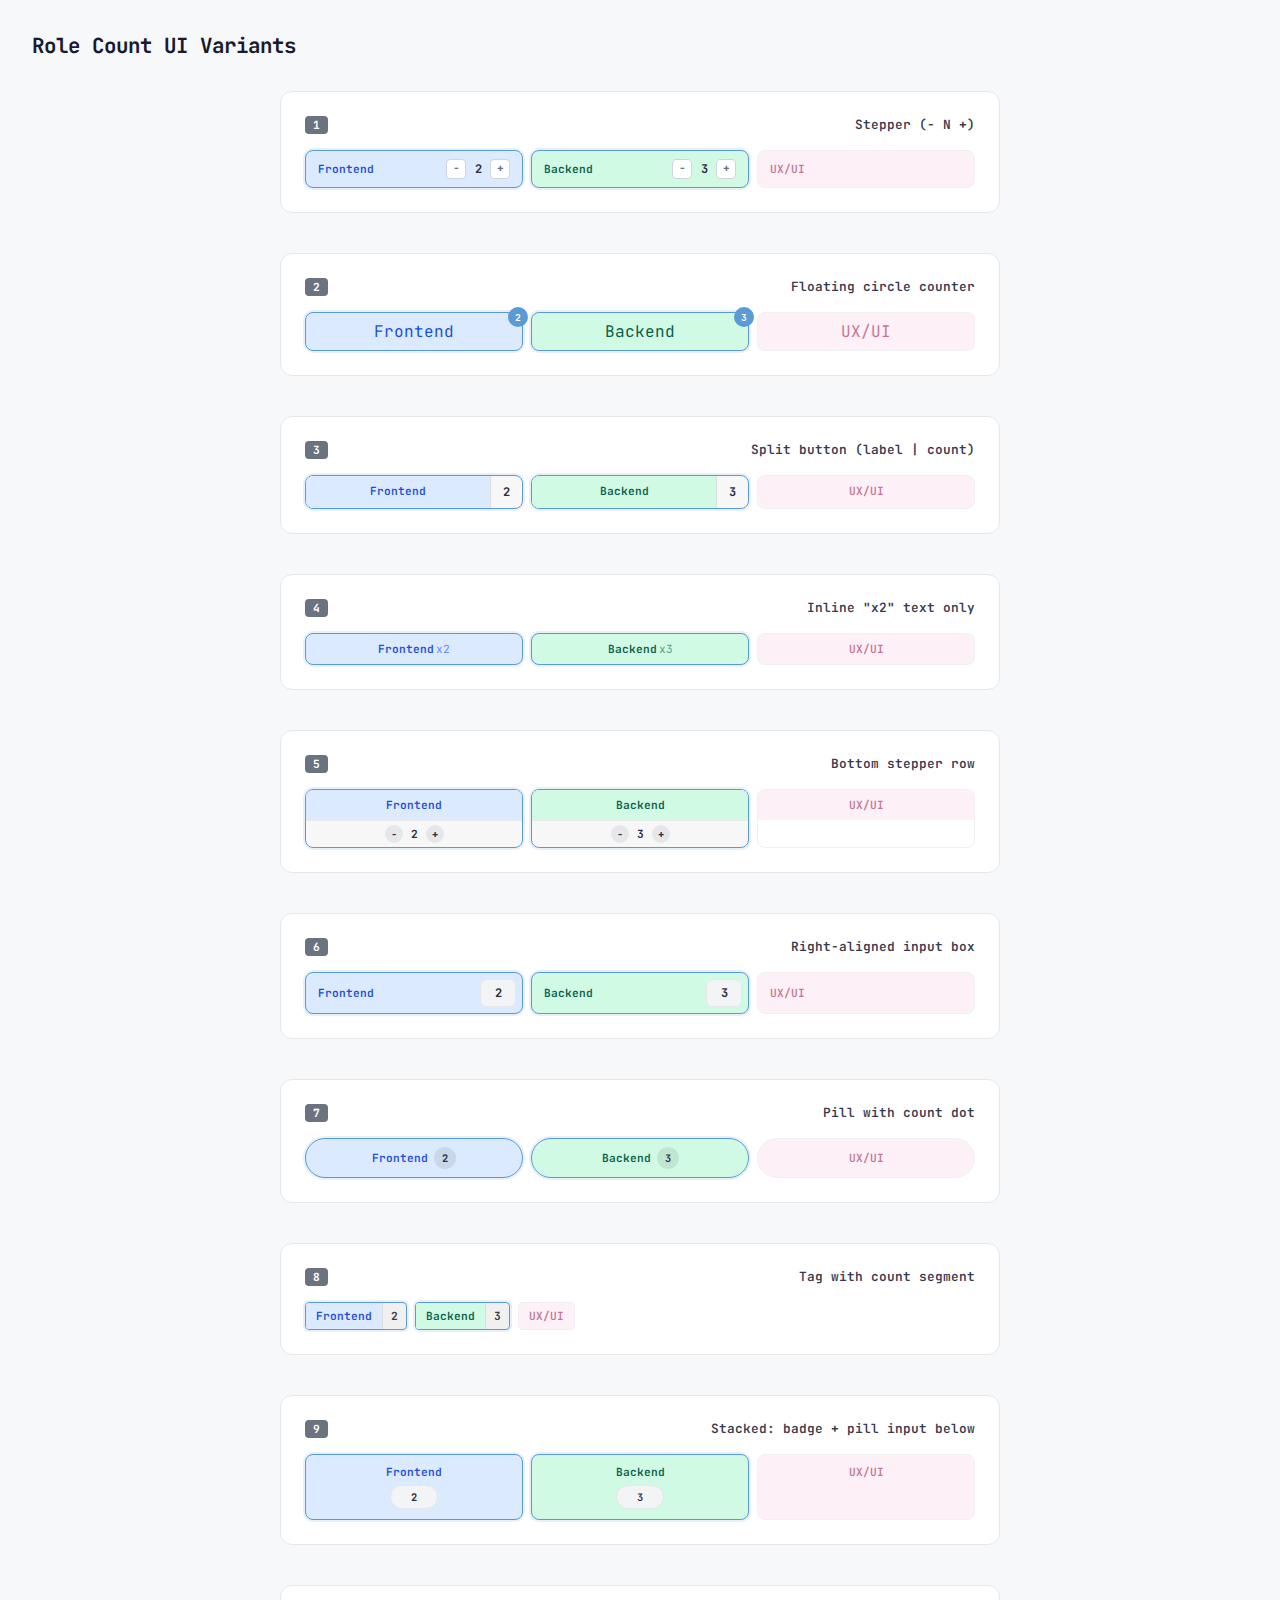
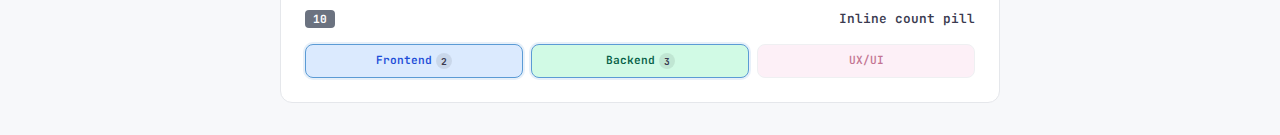
<file: static/role-variants.html>
<!DOCTYPE html>
<html lang="ru">
<head>
<meta charset="utf-8">
<meta name="viewport" content="width=device-width, initial-scale=1">
<title>Role Count Variants</title>
<style>
@import url('https://fonts.googleapis.com/css2?family=JetBrains+Mono:wght@400;500;600;700&display=swap');

:root {
    --white: #FFFFFF;
    --bg: #F7F8FA;
    --blue: #5B9BD5;
    --blue-light: #7EC8E3;
    --blue-pale: #E8F4FD;
    --gray-900: #1A1A2E;
    --gray-800: #2D2D3F;
    --gray-700: #3A3A4F;
    --gray-500: #6B7280;
    --gray-400: #9CA3AF;
    --gray-300: #D1D5DB;
    --gray-200: #E5E7EB;
    --gray-100: #F3F4F6;
    --font: 'JetBrains Mono', monospace;
    --radius: 8px;
}

* { box-sizing: border-box; margin: 0; padding: 0; }
body { font-family: var(--font); background: var(--bg); color: var(--gray-800); padding: 32px; }
h1 { font-size: 1.3rem; margin-bottom: 32px; color: var(--gray-900); }

.variants { display: flex; flex-direction: column; gap: 40px; max-width: 720px; margin: 0 auto; }

.variant {
    background: var(--white);
    border: 1px solid var(--gray-200);
    border-radius: 12px;
    padding: 24px;
}

.variant-header {
    display: flex;
    justify-content: space-between;
    align-items: baseline;
    margin-bottom: 16px;
}

.variant-num {
    font-size: 0.7rem;
    font-weight: 700;
    color: var(--white);
    background: var(--gray-500);
    padding: 2px 8px;
    border-radius: 4px;
}

.variant-name {
    font-size: 0.8rem;
    font-weight: 600;
    color: var(--gray-700);
}

.label {
    font-size: 0.8rem;
    font-weight: 600;
    color: var(--gray-800);
    margin-bottom: 10px;
}

.grid {
    display: grid;
    grid-template-columns: repeat(3, 1fr);
    gap: 8px;
}

/* Base badge */
.badge { display: inline-block; padding: 2px 10px; border-radius: 4px; font-size: 0.7rem; font-weight: 600; white-space: nowrap; }
.badge-frontend { background: #DBEAFE; color: #1D4ED8; }
.badge-backend  { background: #D1FAE5; color: #065F46; }
.badge-designer { background: #FCE7F3; color: #9D174D; }

/* ===== VARIANT 1: Stepper (- N +) ===== */
.v1-card {
    display: flex;
    align-items: center;
    justify-content: space-between;
    padding: 8px 12px;
    border-radius: var(--radius);
    border: 1px solid var(--blue);
    box-shadow: 0 0 0 2px rgba(91,155,213,0.15);
}

.v1-card.inactive {
    border-color: var(--gray-200);
    box-shadow: none;
    opacity: 0.6;
}

.v1-label { font-size: 0.7rem; font-weight: 600; }
.v1-label.frontend { color: #1D4ED8; }
.v1-label.backend { color: #065F46; }
.v1-label.designer { color: #9D174D; }

.v1-stepper {
    display: flex;
    align-items: center;
    gap: 4px;
}

.v1-stepper button {
    width: 20px;
    height: 20px;
    border: 1px solid var(--gray-300);
    border-radius: 4px;
    background: var(--white);
    font-family: var(--font);
    font-size: 0.7rem;
    font-weight: 700;
    color: var(--gray-500);
    cursor: pointer;
    display: flex;
    align-items: center;
    justify-content: center;
    line-height: 1;
}

.v1-stepper span {
    font-size: 0.75rem;
    font-weight: 700;
    min-width: 16px;
    text-align: center;
    color: var(--gray-800);
}

.v1-card.inactive .v1-stepper { display: none; }

/* ===== VARIANT 2: Badge + tiny circle counter ===== */
.v2-card {
    display: inline-flex;
    align-items: center;
    gap: 0;
    padding: 8px 12px;
    border-radius: var(--radius);
    border: 1px solid var(--blue);
    box-shadow: 0 0 0 2px rgba(91,155,213,0.15);
    text-align: center;
    justify-content: center;
    position: relative;
}

.v2-card.inactive {
    border-color: var(--gray-200);
    box-shadow: none;
    opacity: 0.6;
}

.v2-count {
    position: absolute;
    top: -6px;
    right: -6px;
    width: 20px;
    height: 20px;
    border-radius: 50%;
    background: var(--blue);
    color: var(--white);
    font-size: 0.6rem;
    font-weight: 700;
    display: flex;
    align-items: center;
    justify-content: center;
}

.v2-card.inactive .v2-count { display: none; }

/* ===== VARIANT 3: Split button (badge | count) ===== */
.v3-card {
    display: flex;
    align-items: stretch;
    border-radius: var(--radius);
    border: 1px solid var(--blue);
    box-shadow: 0 0 0 2px rgba(91,155,213,0.15);
    overflow: hidden;
}

.v3-card.inactive {
    border-color: var(--gray-200);
    box-shadow: none;
    opacity: 0.6;
}

.v3-label {
    flex: 1;
    padding: 8px 12px;
    font-size: 0.7rem;
    font-weight: 600;
    text-align: center;
}

.v3-count {
    padding: 8px 10px;
    border-left: 1px solid rgba(0,0,0,0.1);
    font-size: 0.75rem;
    font-weight: 700;
    display: flex;
    align-items: center;
    background: rgba(0,0,0,0.03);
    color: var(--gray-800);
    min-width: 32px;
    justify-content: center;
}

.v3-card.inactive .v3-count { display: none; }

/* ===== VARIANT 4: Inline "x2" text ===== */
.v4-card {
    padding: 8px 12px;
    border-radius: var(--radius);
    border: 1px solid var(--blue);
    box-shadow: 0 0 0 2px rgba(91,155,213,0.15);
    text-align: center;
    font-size: 0.7rem;
    font-weight: 600;
}

.v4-card.inactive {
    border-color: var(--gray-200);
    box-shadow: none;
    opacity: 0.6;
}

.v4-mult {
    font-weight: 400;
    opacity: 0.6;
    margin-left: 2px;
}

/* ===== VARIANT 5: Bottom row counter ===== */
.v5-card {
    border-radius: var(--radius);
    border: 1px solid var(--blue);
    box-shadow: 0 0 0 2px rgba(91,155,213,0.15);
    overflow: hidden;
}

.v5-card.inactive {
    border-color: var(--gray-200);
    box-shadow: none;
    opacity: 0.6;
}

.v5-label {
    padding: 8px 12px;
    text-align: center;
    font-size: 0.7rem;
    font-weight: 600;
}

.v5-bottom {
    display: flex;
    align-items: center;
    justify-content: center;
    gap: 8px;
    padding: 4px 8px;
    background: rgba(0,0,0,0.03);
    border-top: 1px solid rgba(0,0,0,0.06);
}

.v5-bottom button {
    width: 18px;
    height: 18px;
    border: none;
    border-radius: 50%;
    background: var(--gray-200);
    font-family: var(--font);
    font-size: 0.65rem;
    font-weight: 700;
    color: var(--gray-600);
    cursor: pointer;
    display: flex;
    align-items: center;
    justify-content: center;
}

.v5-bottom span {
    font-size: 0.7rem;
    font-weight: 700;
    color: var(--gray-800);
}

.v5-card.inactive .v5-bottom { display: none; }

/* ===== VARIANT 6: Right-aligned number input ===== */
.v6-card {
    display: flex;
    align-items: center;
    justify-content: space-between;
    padding: 6px 6px 6px 12px;
    border-radius: var(--radius);
    border: 1px solid var(--blue);
    box-shadow: 0 0 0 2px rgba(91,155,213,0.15);
}

.v6-card.inactive {
    border-color: var(--gray-200);
    box-shadow: none;
    opacity: 0.6;
}

.v6-label { font-size: 0.7rem; font-weight: 600; }

.v6-input {
    width: 36px;
    height: 28px;
    border: 1px solid var(--gray-200);
    border-radius: 6px;
    font-family: var(--font);
    font-size: 0.75rem;
    font-weight: 700;
    text-align: center;
    color: var(--gray-800);
    background: var(--gray-100);
    outline: none;
    -moz-appearance: textfield;
}

.v6-input::-webkit-inner-spin-button { -webkit-appearance: none; }

.v6-card.inactive .v6-input { display: none; }

/* ===== VARIANT 7: Pill with count dot ===== */
.v7-card {
    display: inline-flex;
    align-items: center;
    gap: 6px;
    padding: 8px 12px;
    border-radius: 20px;
    border: 1px solid var(--blue);
    box-shadow: 0 0 0 2px rgba(91,155,213,0.15);
    text-align: center;
    justify-content: center;
}

.v7-card.inactive {
    border-color: var(--gray-200);
    box-shadow: none;
    opacity: 0.6;
}

.v7-label { font-size: 0.7rem; font-weight: 600; }

.v7-dot {
    width: 22px;
    height: 22px;
    border-radius: 50%;
    background: rgba(0,0,0,0.08);
    font-size: 0.65rem;
    font-weight: 700;
    color: var(--gray-800);
    display: flex;
    align-items: center;
    justify-content: center;
}

.v7-card.inactive .v7-dot { display: none; }

/* ===== VARIANT 8: Tag style with x-count suffix ===== */
.v8-row {
    display: flex;
    flex-wrap: wrap;
    gap: 8px;
}

.v8-card {
    display: inline-flex;
    align-items: center;
    gap: 0;
    border-radius: 4px;
    overflow: hidden;
    border: 1px solid var(--blue);
    box-shadow: 0 0 0 2px rgba(91,155,213,0.15);
}

.v8-card.inactive {
    border-color: var(--gray-200);
    box-shadow: none;
    opacity: 0.6;
}

.v8-label {
    padding: 6px 10px;
    font-size: 0.7rem;
    font-weight: 600;
}

.v8-count {
    padding: 6px 8px;
    font-size: 0.7rem;
    font-weight: 700;
    background: rgba(0,0,0,0.06);
    color: var(--gray-700);
    border-left: 1px solid rgba(0,0,0,0.08);
}

.v8-card.inactive .v8-count { display: none; }

/* ===== VARIANT 9: Compact grid with number below ===== */
.v9-card {
    display: flex;
    flex-direction: column;
    align-items: center;
    gap: 6px;
    padding: 10px 12px;
    border-radius: var(--radius);
    border: 1px solid var(--blue);
    box-shadow: 0 0 0 2px rgba(91,155,213,0.15);
}

.v9-card.inactive {
    border-color: var(--gray-200);
    box-shadow: none;
    opacity: 0.6;
}

.v9-label { font-size: 0.7rem; font-weight: 600; text-align: center; }

.v9-input {
    width: 48px;
    height: 24px;
    border: 1px solid var(--gray-200);
    border-radius: 12px;
    font-family: var(--font);
    font-size: 0.65rem;
    font-weight: 700;
    text-align: center;
    color: var(--gray-800);
    background: var(--gray-100);
    outline: none;
    -moz-appearance: textfield;
}

.v9-input::-webkit-inner-spin-button { -webkit-appearance: none; }

.v9-card.inactive .v9-input { display: none; }

/* ===== VARIANT 10: Minimal — just the number in badge ===== */
.v10-card {
    padding: 8px 12px;
    border-radius: var(--radius);
    border: 1px solid var(--blue);
    box-shadow: 0 0 0 2px rgba(91,155,213,0.15);
    text-align: center;
    font-size: 0.7rem;
    font-weight: 600;
    position: relative;
}

.v10-card.inactive {
    border-color: var(--gray-200);
    box-shadow: none;
    opacity: 0.6;
}

.v10-count {
    display: inline-flex;
    align-items: center;
    justify-content: center;
    margin-left: 4px;
    padding: 0 5px;
    height: 16px;
    border-radius: 8px;
    background: rgba(0,0,0,0.08);
    font-size: 0.6rem;
    font-weight: 700;
    color: var(--gray-700);
    vertical-align: middle;
}

.v10-card.inactive .v10-count { display: none; }
</style>
</head>
<body>

<h1>Role Count UI Variants</h1>

<div class="variants">

<!-- VARIANT 1 -->
<div class="variant">
    <div class="variant-header">
        <span class="variant-num">1</span>
        <span class="variant-name">Stepper (- N +)</span>
    </div>
    <div class="grid">
        <div class="v1-card" style="background:#DBEAFE;">
            <span class="v1-label frontend">Frontend</span>
            <div class="v1-stepper"><button>-</button><span>2</span><button>+</button></div>
        </div>
        <div class="v1-card" style="background:#D1FAE5;">
            <span class="v1-label backend">Backend</span>
            <div class="v1-stepper"><button>-</button><span>3</span><button>+</button></div>
        </div>
        <div class="v1-card inactive" style="background:#FCE7F3;">
            <span class="v1-label designer">UX/UI</span>
            <div class="v1-stepper"><button>-</button><span>1</span><button>+</button></div>
        </div>
    </div>
</div>

<!-- VARIANT 2 -->
<div class="variant">
    <div class="variant-header">
        <span class="variant-num">2</span>
        <span class="variant-name">Floating circle counter</span>
    </div>
    <div class="grid">
        <div class="v2-card" style="background:#DBEAFE;"><span class="badge-frontend" style="background:none;">Frontend</span><span class="v2-count">2</span></div>
        <div class="v2-card" style="background:#D1FAE5;"><span class="badge-backend" style="background:none;">Backend</span><span class="v2-count">3</span></div>
        <div class="v2-card inactive" style="background:#FCE7F3;"><span class="badge-designer" style="background:none;">UX/UI</span><span class="v2-count">1</span></div>
    </div>
</div>

<!-- VARIANT 3 -->
<div class="variant">
    <div class="variant-header">
        <span class="variant-num">3</span>
        <span class="variant-name">Split button (label | count)</span>
    </div>
    <div class="grid">
        <div class="v3-card"><div class="v3-label" style="background:#DBEAFE; color:#1D4ED8;">Frontend</div><div class="v3-count">2</div></div>
        <div class="v3-card"><div class="v3-label" style="background:#D1FAE5; color:#065F46;">Backend</div><div class="v3-count">3</div></div>
        <div class="v3-card inactive"><div class="v3-label" style="background:#FCE7F3; color:#9D174D;">UX/UI</div><div class="v3-count">1</div></div>
    </div>
</div>

<!-- VARIANT 4 -->
<div class="variant">
    <div class="variant-header">
        <span class="variant-num">4</span>
        <span class="variant-name">Inline "x2" text only</span>
    </div>
    <div class="grid">
        <div class="v4-card" style="background:#DBEAFE; color:#1D4ED8;">Frontend<span class="v4-mult">x2</span></div>
        <div class="v4-card" style="background:#D1FAE5; color:#065F46;">Backend<span class="v4-mult">x3</span></div>
        <div class="v4-card inactive" style="background:#FCE7F3; color:#9D174D;">UX/UI</div>
    </div>
</div>

<!-- VARIANT 5 -->
<div class="variant">
    <div class="variant-header">
        <span class="variant-num">5</span>
        <span class="variant-name">Bottom stepper row</span>
    </div>
    <div class="grid">
        <div class="v5-card"><div class="v5-label" style="background:#DBEAFE; color:#1D4ED8;">Frontend</div><div class="v5-bottom"><button>-</button><span>2</span><button>+</button></div></div>
        <div class="v5-card"><div class="v5-label" style="background:#D1FAE5; color:#065F46;">Backend</div><div class="v5-bottom"><button>-</button><span>3</span><button>+</button></div></div>
        <div class="v5-card inactive"><div class="v5-label" style="background:#FCE7F3; color:#9D174D;">UX/UI</div><div class="v5-bottom"><button>-</button><span>1</span><button>+</button></div></div>
    </div>
</div>

<!-- VARIANT 6 -->
<div class="variant">
    <div class="variant-header">
        <span class="variant-num">6</span>
        <span class="variant-name">Right-aligned input box</span>
    </div>
    <div class="grid">
        <div class="v6-card" style="background:#DBEAFE;"><span class="v6-label" style="color:#1D4ED8;">Frontend</span><input class="v6-input" type="number" value="2" min="1"></div>
        <div class="v6-card" style="background:#D1FAE5;"><span class="v6-label" style="color:#065F46;">Backend</span><input class="v6-input" type="number" value="3" min="1"></div>
        <div class="v6-card inactive" style="background:#FCE7F3;"><span class="v6-label" style="color:#9D174D;">UX/UI</span><input class="v6-input" type="number" value="1" min="1"></div>
    </div>
</div>

<!-- VARIANT 7 -->
<div class="variant">
    <div class="variant-header">
        <span class="variant-num">7</span>
        <span class="variant-name">Pill with count dot</span>
    </div>
    <div class="grid">
        <div class="v7-card" style="background:#DBEAFE;"><span class="v7-label" style="color:#1D4ED8;">Frontend</span><span class="v7-dot">2</span></div>
        <div class="v7-card" style="background:#D1FAE5;"><span class="v7-label" style="color:#065F46;">Backend</span><span class="v7-dot">3</span></div>
        <div class="v7-card inactive" style="background:#FCE7F3;"><span class="v7-label" style="color:#9D174D;">UX/UI</span><span class="v7-dot">1</span></div>
    </div>
</div>

<!-- VARIANT 8 -->
<div class="variant">
    <div class="variant-header">
        <span class="variant-num">8</span>
        <span class="variant-name">Tag with count segment</span>
    </div>
    <div class="v8-row">
        <div class="v8-card"><div class="v8-label" style="background:#DBEAFE; color:#1D4ED8;">Frontend</div><div class="v8-count">2</div></div>
        <div class="v8-card"><div class="v8-label" style="background:#D1FAE5; color:#065F46;">Backend</div><div class="v8-count">3</div></div>
        <div class="v8-card inactive"><div class="v8-label" style="background:#FCE7F3; color:#9D174D;">UX/UI</div><div class="v8-count">1</div></div>
    </div>
</div>

<!-- VARIANT 9 -->
<div class="variant">
    <div class="variant-header">
        <span class="variant-num">9</span>
        <span class="variant-name">Stacked: badge + pill input below</span>
    </div>
    <div class="grid">
        <div class="v9-card" style="background:#DBEAFE;"><span class="v9-label" style="color:#1D4ED8;">Frontend</span><input class="v9-input" type="number" value="2" min="1"></div>
        <div class="v9-card" style="background:#D1FAE5;"><span class="v9-label" style="color:#065F46;">Backend</span><input class="v9-input" type="number" value="3" min="1"></div>
        <div class="v9-card inactive" style="background:#FCE7F3;"><span class="v9-label" style="color:#9D174D;">UX/UI</span><input class="v9-input" type="number" value="1" min="1"></div>
    </div>
</div>

<!-- VARIANT 10 -->
<div class="variant">
    <div class="variant-header">
        <span class="variant-num">10</span>
        <span class="variant-name">Inline count pill</span>
    </div>
    <div class="grid">
        <div class="v10-card" style="background:#DBEAFE; color:#1D4ED8;">Frontend<span class="v10-count">2</span></div>
        <div class="v10-card" style="background:#D1FAE5; color:#065F46;">Backend<span class="v10-count">3</span></div>
        <div class="v10-card inactive" style="background:#FCE7F3; color:#9D174D;">UX/UI</div>
    </div>
</div>

</div>
</body>
</html>
</file>
